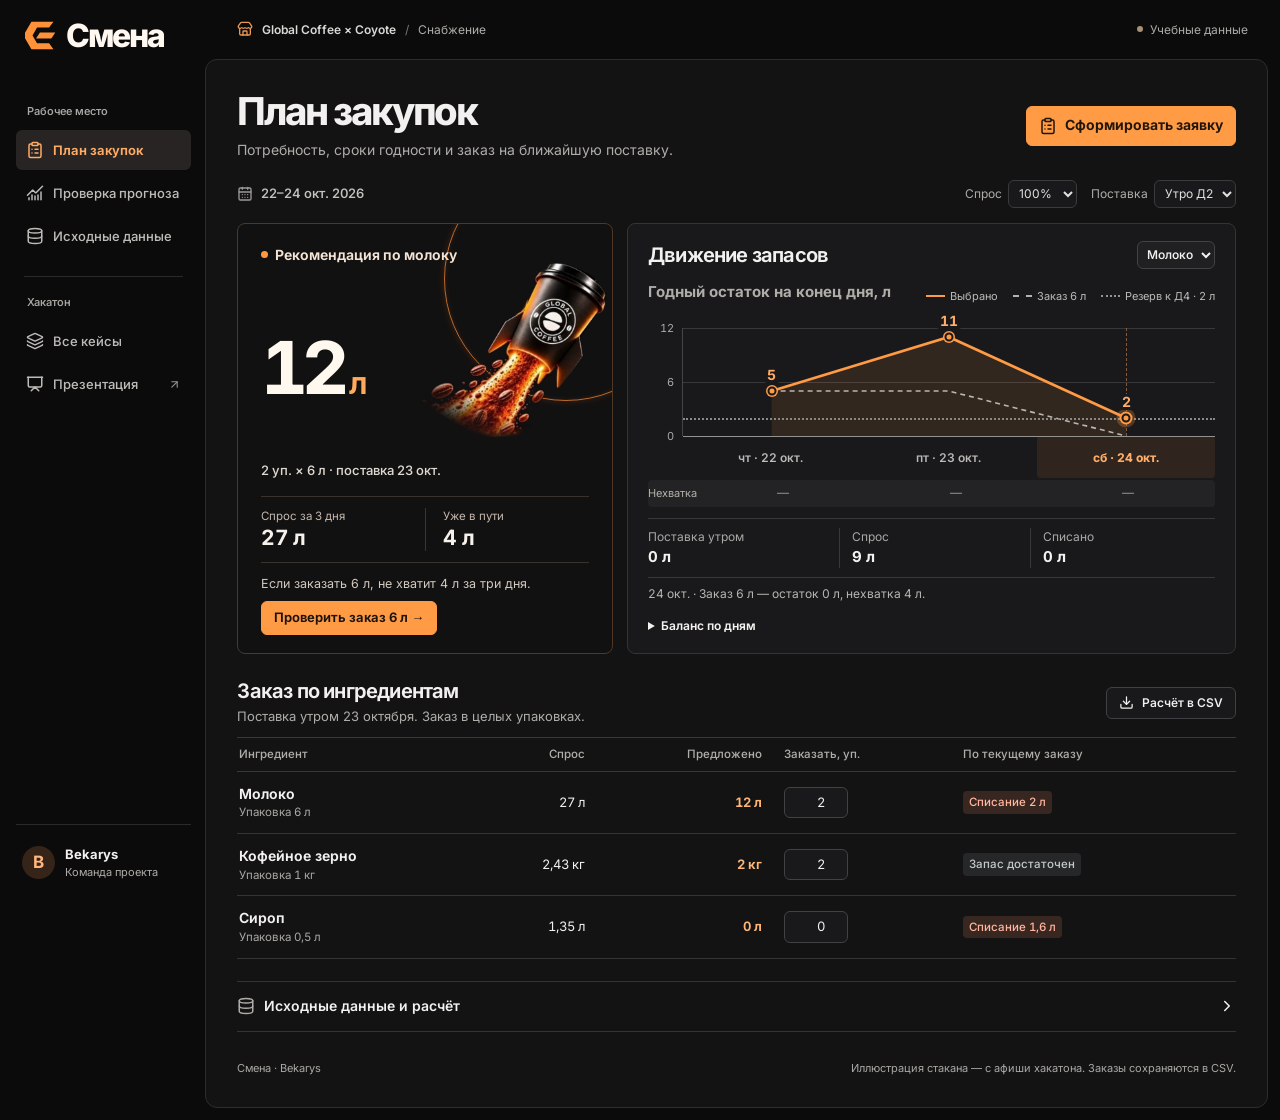
<file: index.html>
<!doctype html>
<html lang="ru">
<head>
<meta charset="utf-8"><meta name="viewport" content="width=device-width,initial-scale=1"><meta name="theme-color" content="#0c0c0e">
<meta name="description" content="Смена. План снабжения кофейни на три дня с учётом партий, срока годности и поставок. Конкурсный продукт команды Bekarys.">
<title>Смена — план закупок | Bekarys</title>
<link rel="stylesheet" href="assets/font.css"><link rel="stylesheet" href="app.css"><link rel="stylesheet" href="stock-editor.css"><link rel="icon" type="image/svg+xml" href="assets/mark.svg">
</head>
<body>
<svg class="symbols" aria-hidden="true" xmlns="http://www.w3.org/2000/svg"><symbol id="i-arrow-up-right" viewBox="0 0 24 24">
<svg
  class="lucide lucide-arrow-up-right"
  xmlns="http://www.w3.org/2000/svg"
  width="24"
  height="24"
  viewBox="0 0 24 24"
  fill="none"
  stroke="currentColor"
  stroke-width="2"
  stroke-linecap="round"
  stroke-linejoin="round"
>
  <path d="M7 7h10v10" />
  <path d="M7 17 17 7" />
</symbol><symbol id="i-calendar-days" viewBox="0 0 24 24">
<svg
  class="lucide lucide-calendar-days"
  xmlns="http://www.w3.org/2000/svg"
  width="24"
  height="24"
  viewBox="0 0 24 24"
  fill="none"
  stroke="currentColor"
  stroke-width="2"
  stroke-linecap="round"
  stroke-linejoin="round"
>
  <path d="M8 2v3" />
  <path d="M16 2v3" />
  <rect x="3" y="3" width="18" height="18" rx="2" />
  <path d="M3 9h18" />
  <path d="M8 13h.01" />
  <path d="M12 13h.01" />
  <path d="M16 13h.01" />
  <path d="M8 17h.01" />
  <path d="M12 17h.01" />
  <path d="M16 17h.01" />
</symbol><symbol id="i-chart-no-axes-combined" viewBox="0 0 24 24">
<svg
  class="lucide lucide-chart-no-axes-combined"
  xmlns="http://www.w3.org/2000/svg"
  width="24"
  height="24"
  viewBox="0 0 24 24"
  fill="none"
  stroke="currentColor"
  stroke-width="2"
  stroke-linecap="round"
  stroke-linejoin="round"
>
  <path d="M12 16v5" />
  <path d="M16 14.639V21" />
  <path d="M20 10.656V21" />
  <path d="m22 3-8.646 8.646a.5.5 0 0 1-.708 0L9.354 8.354a.5.5 0 0 0-.707 0L2 15" />
  <path d="M4 18.463V21" />
  <path d="M8 14.656V21" />
</symbol><symbol id="i-chevron-right" viewBox="0 0 24 24">
<svg
  class="lucide lucide-chevron-right"
  xmlns="http://www.w3.org/2000/svg"
  width="24"
  height="24"
  viewBox="0 0 24 24"
  fill="none"
  stroke="currentColor"
  stroke-width="2"
  stroke-linecap="round"
  stroke-linejoin="round"
>
  <path d="m9 18 6-6-6-6" />
</symbol><symbol id="i-clipboard-list" viewBox="0 0 24 24">
<svg
  class="lucide lucide-clipboard-list"
  xmlns="http://www.w3.org/2000/svg"
  width="24"
  height="24"
  viewBox="0 0 24 24"
  fill="none"
  stroke="currentColor"
  stroke-width="2"
  stroke-linecap="round"
  stroke-linejoin="round"
>
  <rect width="8" height="4" x="8" y="2" rx="1" ry="1" />
  <path d="M16 4h2a2 2 0 0 1 2 2v14a2 2 0 0 1-2 2H6a2 2 0 0 1-2-2V6a2 2 0 0 1 2-2h2" />
  <path d="M12 11h4" />
  <path d="M12 16h4" />
  <path d="M8 11h.01" />
  <path d="M8 16h.01" />
</symbol><symbol id="i-database" viewBox="0 0 24 24">
<svg
  class="lucide lucide-database"
  xmlns="http://www.w3.org/2000/svg"
  width="24"
  height="24"
  viewBox="0 0 24 24"
  fill="none"
  stroke="currentColor"
  stroke-width="2"
  stroke-linecap="round"
  stroke-linejoin="round"
>
  <ellipse cx="12" cy="5" rx="9" ry="3" />
  <path d="M3 5V19A9 3 0 0 0 21 19V5" />
  <path d="M3 12A9 3 0 0 0 21 12" />
</symbol><symbol id="i-download" viewBox="0 0 24 24">
<svg
  class="lucide lucide-download"
  xmlns="http://www.w3.org/2000/svg"
  width="24"
  height="24"
  viewBox="0 0 24 24"
  fill="none"
  stroke="currentColor"
  stroke-width="2"
  stroke-linecap="round"
  stroke-linejoin="round"
>
  <path d="M12 15V3" />
  <path d="M21 15v4a2 2 0 0 1-2 2H5a2 2 0 0 1-2-2v-4" />
  <path d="m7 10 5 5 5-5" />
</symbol><symbol id="i-layers-3" viewBox="0 0 24 24">
<svg
  class="lucide lucide-layers-3"
  xmlns="http://www.w3.org/2000/svg"
  width="24"
  height="24"
  viewBox="0 0 24 24"
  fill="none"
  stroke="currentColor"
  stroke-width="2"
  stroke-linecap="round"
  stroke-linejoin="round"
>
  <path d="M12.83 2.18a2 2 0 0 0-1.66 0L2.6 6.08a1 1 0 0 0 0 1.83l8.58 3.91a2 2 0 0 0 1.66 0l8.58-3.9a1 1 0 0 0 0-1.83z" />
  <path d="M2 12a1 1 0 0 0 .58.91l8.6 3.91a2 2 0 0 0 1.65 0l8.58-3.9A1 1 0 0 0 22 12" />
  <path d="M2 17a1 1 0 0 0 .58.91l8.6 3.91a2 2 0 0 0 1.65 0l8.58-3.9A1 1 0 0 0 22 17" />
</symbol><symbol id="i-menu" viewBox="0 0 24 24">
<svg
  class="lucide lucide-menu"
  xmlns="http://www.w3.org/2000/svg"
  width="24"
  height="24"
  viewBox="0 0 24 24"
  fill="none"
  stroke="currentColor"
  stroke-width="2"
  stroke-linecap="round"
  stroke-linejoin="round"
>
  <path d="M4 5h16" />
  <path d="M4 12h16" />
  <path d="M4 19h16" />
</symbol><symbol id="i-presentation" viewBox="0 0 24 24">
<svg
  class="lucide lucide-presentation"
  xmlns="http://www.w3.org/2000/svg"
  width="24"
  height="24"
  viewBox="0 0 24 24"
  fill="none"
  stroke="currentColor"
  stroke-width="2"
  stroke-linecap="round"
  stroke-linejoin="round"
>
  <path d="M2 3h20" />
  <path d="M21 3v11a2 2 0 0 1-2 2H5a2 2 0 0 1-2-2V3" />
  <path d="m7 21 5-5 5 5" />
</symbol><symbol id="i-settings-2" viewBox="0 0 24 24">
<svg
  class="lucide lucide-settings-2"
  xmlns="http://www.w3.org/2000/svg"
  width="24"
  height="24"
  viewBox="0 0 24 24"
  fill="none"
  stroke="currentColor"
  stroke-width="2"
  stroke-linecap="round"
  stroke-linejoin="round"
>
  <path d="M14 17H5" />
  <path d="M19 7h-9" />
  <circle cx="17" cy="17" r="3" />
  <circle cx="7" cy="7" r="3" />
</symbol><symbol id="i-store" viewBox="0 0 24 24">
<svg
  class="lucide lucide-store"
  xmlns="http://www.w3.org/2000/svg"
  width="24"
  height="24"
  viewBox="0 0 24 24"
  fill="none"
  stroke="currentColor"
  stroke-width="2"
  stroke-linecap="round"
  stroke-linejoin="round"
>
  <path d="M15 21v-5a1 1 0 0 0-1-1h-4a1 1 0 0 0-1 1v5" />
  <path d="M17.774 10.31a1.12 1.12 0 0 0-1.549 0 2.5 2.5 0 0 1-3.451 0 1.12 1.12 0 0 0-1.548 0 2.5 2.5 0 0 1-3.452 0 1.12 1.12 0 0 0-1.549 0 2.5 2.5 0 0 1-3.77-3.248l2.889-4.184A2 2 0 0 1 7 2h10a2 2 0 0 1 1.653.873l2.895 4.192a2.5 2.5 0 0 1-3.774 3.244" />
  <path d="M4 10.95V19a2 2 0 0 0 2 2h12a2 2 0 0 0 2-2v-8.05" />
</symbol></svg>
<a class="skip" href="#main">К содержанию</a>
<div class="app-shell">
<aside class="sidebar" id="sidebar">
<a href="#plan" class="wordmark" aria-label="Смена, план закупок"><img src="assets/mark.svg" alt="" width="33" height="33"><span>Смена</span></a>
<div class="mobile-scope">Закупки кофейни</div>
<button class="menu-trigger" aria-expanded="false" aria-controls="nav-body" id="menu-trigger" aria-label="Открыть меню"><svg class="icon" aria-hidden="true"><use href="#i-menu"></use></svg></button>
<div id="nav-body" class="nav-body">
<nav class="tabs" aria-label="Рабочее место">
<span class="nav-label">Рабочее место</span>
<a data-view="plan" href="#plan"><svg class="icon" aria-hidden="true"><use href="#i-clipboard-list"></use></svg><span>План закупок</span></a>
<a data-view="test" href="#test"><svg class="icon" aria-hidden="true"><use href="#i-chart-no-axes-combined"></use></svg><span>Проверка прогноза</span></a>
<button id="sources-nav" type="button"><svg class="icon" aria-hidden="true"><use href="#i-database"></use></svg><span>Исходные данные</span></button>
<div class="nav-rule"></div>
<span class="nav-label">Хакатон</span>
<a data-view="lab" href="#lab"><svg class="icon" aria-hidden="true"><use href="#i-layers-3"></use></svg><span>Все кейсы</span></a>
<a class="pitch" href="pitch.pdf" target="_blank" rel="noopener"><svg class="icon" aria-hidden="true"><use href="#i-presentation"></use></svg><span>Презентация</span><svg class="icon" aria-hidden="true"><use href="#i-arrow-up-right"></use></svg></a>
</nav>
<div class="side-foot"><span class="avatar" aria-hidden="true">B</span><span><b>Bekarys</b><small>Команда проекта</small></span></div>
</div></aside>
<div class="workspace"><header class="topline"><span class="scope"><svg class="icon" aria-hidden="true"><use href="#i-store"></use></svg> <b>Global Coffee × Coyote</b><i>/</i><span id="crumb">Снабжение</span></span><span class="dataset"><i></i><span id="source-badge">Учебные данные</span></span></header>
<main class="sheet" id="main" tabindex="-1">
<section id="plan-view" class="page">
<div class="heading"><div><h1>План закупок</h1><p>Потребность, сроки годности и заказ на ближайшую поставку.</p></div><button class="primary" id="draft"><svg class="icon" aria-hidden="true"><use href="#i-clipboard-list"></use></svg> Сформировать заявку</button></div>
<div class="controlbar"><div class="period"><svg class="icon" aria-hidden="true"><use href="#i-calendar-days"></use></svg> <span id="date-range"></span></div><div class="filter-pair"><label>Спрос <select id="factor"><option value="0.75">75%</option><option value="1" selected>100%</option><option value="1.25">125%</option><option value="2">200%</option></select></label><label>Поставка <select id="arrival"><option value="2">Утро Д2</option><option value="3">Утро Д3</option></select></label></div></div>
<div class="focus-grid">
<section class="suggestion" aria-label="Рекомендация закупки молока"><div class="suggestion-title"><span class="dot"></span>Рекомендация по молоку</div>
<div class="pack-ledger"><div class="lead-count"><span id="milk-quantity">12</span><span>л</span></div><img class="pack-art" src="assets/rocket.webp" width="225" height="220" alt=""></div>
<div class="pack-caption" id="hero-detail"></div>
<div class="milk-facts"><div><span>Спрос за 3 дня</span><b id="milk-demand"></b></div><div><span>Уже в пути</span><b id="milk-inbound"></b></div></div>
<div class="whatif"><p id="compare-text" aria-live="polite"></p><button id="compare" class="scenario">Проверить заказ 6 л</button></div>
</section>
<section class="flow-panel"><div class="panel-head"><h2>Движение запасов</h2><label class="sku-label"><span class="sr">Ингредиент на графике</span><select id="sku"><option value="0">Молоко</option><option value="1">Зерно</option><option value="2">Сироп</option></select></label></div><div id="days"></div></section>
</div>
<section class="items"><div class="table-title"><div><h2>Заказ по ингредиентам</h2><p id="order-note"></p></div><button class="quiet" id="export"><svg class="icon" aria-hidden="true"><use href="#i-download"></use></svg> Расчёт в CSV</button></div>
<div class="tablewrap"><table class="goods"><caption class="sr">Потребность, рекомендация, ручной заказ и риски по каждому ингредиенту</caption><thead><tr><th>Ингредиент</th><th>Спрос</th><th>Предложено</th><th>Заказать, уп.</th><th>По текущему заказу</th></tr></thead><tbody id="goods-body"></tbody></table></div>
<span id="order-status" role="status"></span><section id="receipt" class="receipt" hidden></section></section>
<details class="data" id="sources"><summary><svg class="icon" aria-hidden="true"><use href="#i-database"></use></svg> <span>Исходные данные и расчёт</span><span class="chev"><svg class="icon" aria-hidden="true"><use href="#i-chevron-right"></use></svg></span></summary>
<div class="data-body"><div class="data-heading"><div><h3>История продаж</h3><p>Продажи одной точки по дням. Дни со стоп-листом исключаются из прогноза. Данные обрабатываются в браузере.</p></div><button id="template"><svg class="icon" aria-hidden="true"><use href="#i-download"></use></svg> Шаблон CSV</button></div>
<div class="input-row"><label>Первый день плана<input id="start-date" type="date" value="2026-10-22" required></label><label>Файл продаж<input id="file" type="file" accept=".csv,text/csv"></label><button id="restore">Вернуть учебные данные</button></div><p id="import-status" role="status"></p>
<details class="method"><summary>Наблюдения, из которых получен прогноз</summary><div id="evidence"></div></details>
<div class="data-heading stock-head"><div><h3>Складские партии и нормы</h3><p>Срок партии указан включительно. Поставки поступают утром. У новой закупки срок до конца пятого дня.</p></div><button id="edit-stock"><svg class="icon" aria-hidden="true"><use href="#i-settings-2"></use></svg> Изменить склад</button></div>
<div id="stock"></div><details class="method"><summary>Правила заказа</summary><p>На каждый день берём медиану продаж за четыре предыдущих доступных одноимённых дня недели. Спрос умножаем на норму ингредиента. В первую очередь расходуем партию с ближайшим сроком годности. Остаток такой партии списывается вечером последнего годного дня.</p><p>Подбираем минимальное число целых упаковок, которое закроет спрос с утра поставки и обеспечит заданный резерв на четвёртый день. Нехватка до приезда поставщика показывается отдельно.</p></details>
</div></details></section>
<section id="test-view" class="page" hidden><div class="heading"><div><h1>Проверка прогноза</h1><p>Два метода на одних и тех же контрольных днях.</p></div></div><div id="backtest"></div></section>
<section id="lab-view" class="page" hidden><div class="heading"><div><h1>Кейсы хакатона</h1><p>Шесть прототипов для Global Coffee × Coyote. План закупок — основной продукт команды.</p></div></div><div id="lab-list"></div></section>
<footer><span>Смена · Bekarys</span><span>Иллюстрация стакана — с афиши хакатона. Заказы сохраняются в CSV.</span></footer>
</main></div></div>
<dialog id="stock-dialog" aria-labelledby="stock-dialog-title"><form id="stock-form"><div class="dialog-head"><div><h2 id="stock-dialog-title">Складские партии</h2><p>Остатки на утро первого дня и условия поставки.</p></div><button class="icon-button" id="close-stock" type="button" aria-label="Закрыть">@x</button></div><div id="stock-fields"></div><div class="dialog-actions"><button type="button" id="cancel-stock">Отмена</button><button class="primary" type="submit">Применить к плану</button></div></form></dialog>
<script src="forecast-validation.js"></script><script src="flow.js"></script><script src="stock-editor.js"></script><script src="app.js"></script></body></html>
</file>
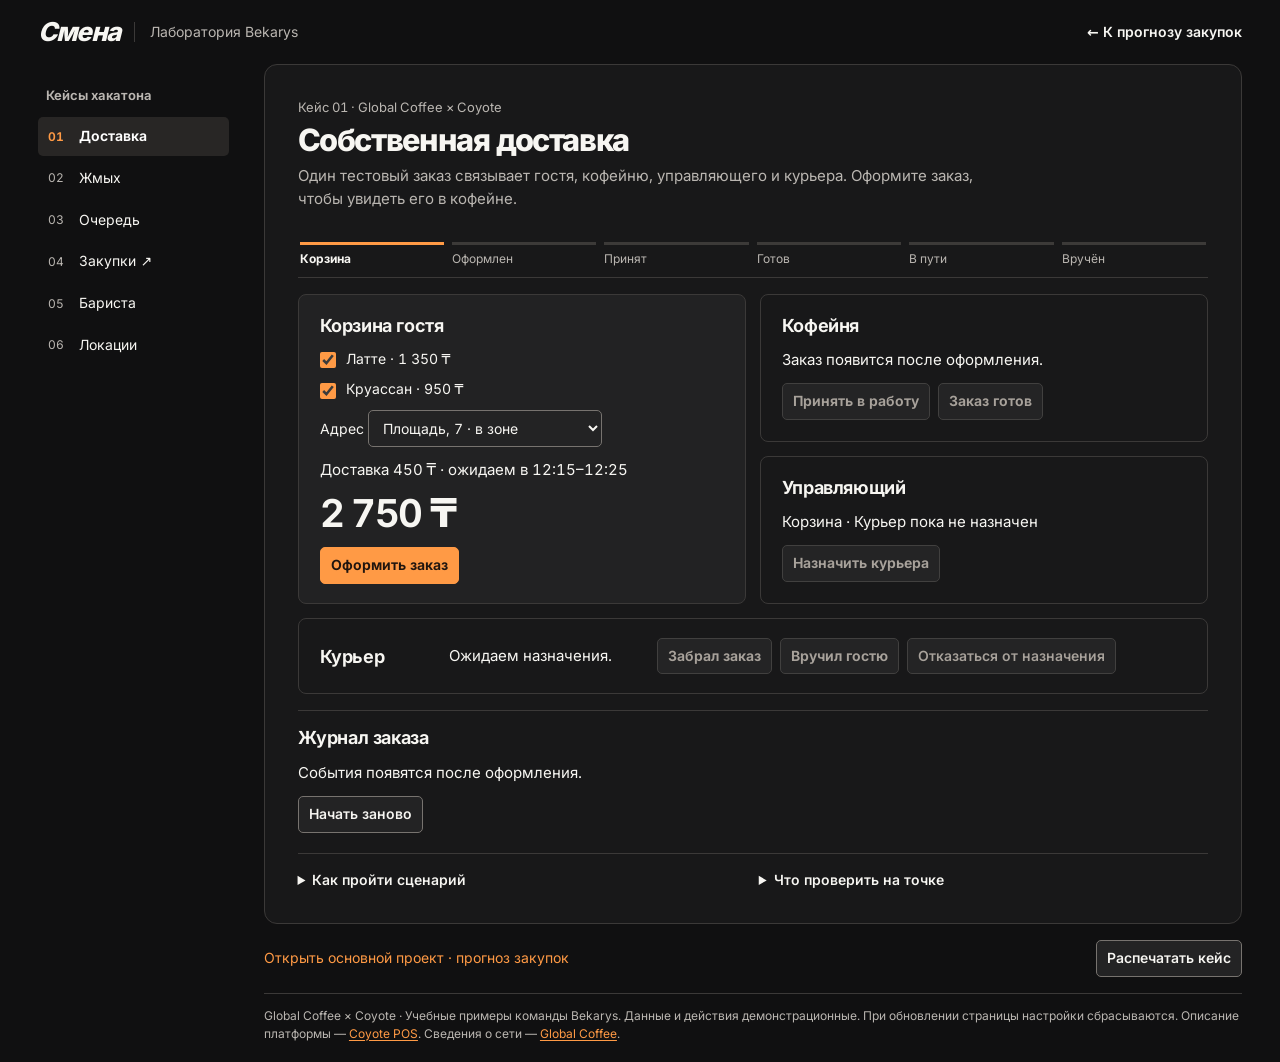
<file: lab.html>
<!doctype html>
<html lang="ru"><head><meta charset="utf-8"><meta name="viewport" content="width=device-width,initial-scale=1"><meta name="theme-color" content="#101011"><title>Лаборатория кейсов · Bekarys</title><link rel="stylesheet" href="assets/font.css"><style>
:root{color-scheme:light;--ink:#1d2428;--muted:#526068;--paper:#f6f7f5;--panel:#fff;--line:#dce1e1;--soft:#f0f2f2;--accent:#244be4;--pale:#eef2ff;--risk:#943c15;--warn:#fff1e7;--font:Inter,"Segoe UI",system-ui,sans-serif}
*{box-sizing:border-box}
[hidden]{display:none!important}
body{margin:0;background:var(--paper);color:var(--ink);font:15px/1.48 var(--font);font-variant-numeric:tabular-nums}
a{color:var(--accent);text-underline-offset:.2em}a:hover{text-decoration:underline}
button,input,select{font:inherit}button,a,summary,input,select{-webkit-tap-highlight-color:transparent}
:focus-visible{outline:3px solid var(--accent);outline-offset:3px}
.mast{min-height:64px;max-width:1550px;margin:auto;padding:0 clamp(16px,3vw,44px);display:flex;align-items:center;justify-content:space-between;gap:20px}
.mast .identity{display:flex;align-items:center;gap:15px}.mast .mark{font-size:26px;font-weight:760;letter-spacing:-.06em}.mast .identity span{font-size:14px;color:var(--muted);padding-left:15px;border-left:1px solid #c8cccc}.mast>a{color:var(--ink);font-size:14px;text-decoration:none;font-weight:600}.mast>a:hover{color:var(--accent)}
main{max-width:1550px;display:grid;grid-template-columns:191px minmax(0,1fr);gap:0 clamp(20px,2.7vw,42px);margin:auto;padding:0 clamp(14px,3vw,44px) 20px;align-items:start}
nav{position:sticky;top:14px;grid-column:1;grid-row:1/5;display:grid;gap:3px;align-content:start;padding-top:22px}
nav .nav-heading{margin:0 0 9px 8px;color:var(--muted);font-size:13px;font-weight:650}
nav a{display:flex;align-items:center;gap:10px;padding:9px 10px;color:var(--ink);text-decoration:none;border-radius:5px;font-size:14px}
nav a .code{font-size:12px;min-width:21px;color:var(--muted)}nav a:hover{background:#e9edec;text-decoration:none}
nav [aria-current=page]{background:#e5e9eb;font-weight:650}nav [aria-current=page] .code{color:var(--accent)}
article, .tools,footer{grid-column:2;min-width:0}
article{background:var(--panel);border:1px solid var(--line);border-radius:13px;padding:clamp(18px,2.55vw,38px);outline:none}
header{margin:0 0 25px}header .eyebrow{margin:0 0 6px;color:var(--muted);font-size:13px}
h1,h3,p{margin:0}.intro{color:var(--muted);max-width:77ch;font-size:15px;margin:9px 0 0}h1{font-size:clamp(26px,2.4vw,32px);line-height:1.09;font-weight:670;letter-spacing:-.045em}
.gcapp{max-width:100%;overflow-wrap:anywhere}
.gcapp .grid{display:grid;grid-template-columns:repeat(2,minmax(0,1fr));gap:14px}
.panel{min-width:0;padding:19px 21px;border:1px solid var(--line);border-radius:8px;background:#fff}
.panel>*+*{margin-top:12px}.gcapp>*+*{margin-top:16px}
h3{font-weight:650;font-size:18px;line-height:1.28;letter-spacing:-.022em}
.row{display:flex;gap:8px;flex-wrap:wrap;align-items:center}
label{display:block;color:var(--ink);font-size:14px}.panel label+label{margin-top:10px}
button,.mast>a{cursor:pointer}button,select,input:not([type=range]):not([type=checkbox]){border:1px solid #bdc5c9;border-radius:5px;padding:8px 10px;background:#fff;color:var(--ink);max-width:100%}
button{font-size:14px;line-height:1.35;font-weight:580;min-height:36px}
button:hover:not(:disabled){border-color:#7e8d99;background:var(--soft)}
button.primary,button[data-csv]{background:var(--accent);color:#fff;border-color:var(--accent)}
button.primary:hover:not(:disabled),button[data-csv]:hover:not(:disabled){background:#1c3bc3;border-color:#1c3bc3}
button:disabled,.primary:disabled,button[data-csv]:disabled{background:#f0f2f2;color:#647079;border-color:var(--line);cursor:not-allowed}
select{min-height:37px}input[type=number]{width:8rem}input[type=search]{width:100%}input:invalid{border-color:var(--risk)!important}
input[type=checkbox],input[type=range]{accent-color:var(--accent)}input[type=range]{width:100%;display:block;margin:7px 0 0}
summary{cursor:pointer;font-weight:580;color:var(--ink)}details>p{margin:9px 0 0}details>summary:hover{color:var(--accent)}
.gcapp a{font-weight:550}
.metric{font-size:clamp(25px,3vw,40px);font-weight:670;letter-spacing:-.04em;line-height:1.08}
.tag{font-size:12px;color:var(--muted);font-weight:620}
.tools{display:flex;align-items:center;justify-content:space-between;gap:15px;margin:16px 0;color:var(--muted);font-size:14px}.tools a{text-decoration:none}
footer{font-size:12px;color:var(--muted);padding-top:13px;border-top:1px solid var(--line)}
.case-notes{display:grid;grid-template-columns:1fr 1fr;gap:12px;border-top:1px solid var(--line);padding-top:16px;margin:20px 0 0}
.case-notes details{font-size:13px;color:var(--muted)}.case-notes summary{font-size:14px}
.flowline{display:flex;list-style:none;margin:0 0 14px;padding:0;border-bottom:1px solid var(--line);gap:4px}
.flowline li{flex:1;color:var(--muted);font-size:12px;line-height:1.24;padding:7px 2px 10px}
.flowline li:before{content:"";display:block;width:100%;height:3px;background:#e4e8e8;margin:0 0 7px}
.flowline .done:before{background:#98a8da}.flowline .now:before{background:var(--accent)}.flowline .now{color:var(--ink);font-weight:700}
#gc-0 .grid{grid-template-columns:repeat(2,minmax(0,1fr))}
#gc-0 .grid .panel:first-child{grid-row:span 2;background:var(--soft)}
#gc-0 .grid .panel:nth-child(4){grid-column:1/-1;display:grid;grid-template-columns:minmax(110px,.6fr) minmax(130px,1fr) minmax(220px,2.7fr);align-items:center;gap:12px}
#gc-0 .grid .panel:nth-child(4)>*{margin:0}
#gc-0 input[type=checkbox]{width:16px;height:16px;vertical-align:middle;margin:0 6px 0 0}
#gc-0 .grid section:first-child label[for],#gc-0 select{max-width:100%}
#gc-0>.panel{border:0;border-top:1px solid var(--line);border-radius:0;padding:15px 0 0}
#gc-0 .events{list-style:none;display:grid;gap:0;padding:0;margin:7px 0}
#gc-0 .events li{border-bottom:1px solid var(--line);padding:5px 0;display:flex;gap:13px}
#gc-0 .events time{color:var(--muted)}
#gc-1 .grid{grid-template-columns:minmax(0,1fr) minmax(0,1.14fr)}
#gc-1 [data-volume],#gc-1 [data-demand]{height:21px}
#gc-1 label{display:grid;grid-template-columns:1fr auto;align-items:baseline;margin:14px 0}
#gc-1 label input{grid-column:1/-1}#gc-1 output{font-weight:700;font-size:21px;color:var(--accent)}
#gc-1 .result-head{font-size:13px;font-weight:600;color:var(--muted)}
#gc-1 [data-net]{margin-top:3px}
#gc-1 [data-net].loss{color:var(--risk)}
#gc-1 .statline{display:flex;gap:20px;flex-wrap:wrap;margin:14px 0}
#gc-1 .statline div{flex:1;min-width:98px;border-top:1px solid var(--line);padding-top:10px}
#gc-1 .statline strong{font-size:21px;display:block}.statline small{font-size:13px;color:var(--muted)}
#gc-1 .pack{display:grid;grid-template-columns: minmax(145px,.7fr) 2fr;align-items:start;gap:18px;background:var(--soft);border:0}
#gc-1 .pack>div{margin:0}.pack .metric{font-size:32px;margin:8px 0}.pack .label-copy{padding-left:20px;border-left:1px solid #c6cdd0}.pack p+p{margin-top:6px}
#gc-2 .grid>.panel:first-child{background:var(--soft)}
#gc-2 .workchart{list-style:none;display:grid;gap:8px;padding:0;margin:13px 0 0}
.workchart li{display:grid;grid-template-columns: minmax(85px,120px) 1fr minmax(92px,110px);align-items:center;gap:12px;font-size:13px}
.workchart .timecell{color:var(--muted);text-align:right}.workchart .track{height:14px;position:relative;background:#edf0f0;border-radius:2px}
.workchart .bar{height:100%;position:absolute;background:#a5afb5;border-radius:2px}.workchart .mine{background:var(--accent)}
#gc-2 form{display:flex;gap:10px;flex-wrap:wrap;align-items:end}#gc-2 form input{margin-left:5px}
#gc-4 .grid{grid-template-columns:minmax(0,1.45fr) minmax(230px,.8fr)}
#gc-4 form{display:flex;gap:8px;align-items:flex-end}#gc-4 input{margin-top:5px}#gc-4 form label{flex:1}
#gc-4 [data-answer]{padding:15px 0 0;border:0;border-radius:0;border-top:1px solid var(--line)}
#gc-4 [data-answer] h3{font-size:20px}
#gc-4 [data-answer] h3.notice{color:var(--risk)}
#gc-4 [data-cat] details{padding:10px 0;border-top:1px solid var(--line)}
#gc-4 .suggestions{margin:12px 0 0}#gc-4 [data-ex]{margin-top:8px}
#gc-4 [data-ex] button{font-size:13px;text-align:left;font-weight:500}
#gc-5{display:flex;flex-direction:column;gap:15px}#gc-5>*+*{margin:0}
#gc-5>.panel:first-child{border:0;padding:0;display:flex;align-items:center;justify-content:space-between;gap:12px}
#gc-5>.panel:first-child label{margin:0}
#gc-5 .grid{grid-template-columns:repeat(3,minmax(0,1fr));order:3;align-items:start}
#gc-5 .grid .panel{padding:16px}#gc-5 .grid label{display:grid;grid-template-columns:1fr;gap:3px}
#gc-5 .grid label input{width:100%}
#gc-5 [data-spot] .metric{font-size:clamp(22px,2vw,31px);line-height:1.2}#gc-5 [data-spot] .bad{color:var(--risk)}
#gc-5 .grid h3{font-size:17px}#gc-5 .grid p{font-size:14px}
#gc-5 .comparison{order:2}
#gc-5 table{border-collapse:collapse;width:100%;font-size:14px}#gc-5 th,#gc-5 td{text-align:right;padding:10px 8px;border-bottom:1px solid var(--line);vertical-align:top}
#gc-5 th:first-child{text-align:left}#gc-5 thead th{font-weight:550;font-size:12px;color:var(--muted)}#gc-5 td span{display:block;font-size:12px;color:var(--muted)}#gc-5 td.risk{color:var(--risk)}#gc-5 td strong{white-space:nowrap}
@media(min-width:1410px){article{padding:32px 42px}.mast{min-height:70px}}
@media(max-width:1050px){main{grid-template-columns:150px minmax(0,1fr);gap:0 16px}.panel{padding:16px}#gc-5 .grid{grid-template-columns:repeat(2,minmax(0,1fr))}}
@media(max-width:800px){.mast{min-height:57px}main{display:block}nav{position:static;display:flex;gap:4px;flex-wrap:wrap;padding:0 0 13px}.nav-heading{display:none}nav a{font-size:13px;gap:4px;padding:6px 8px}.mast .identity span{font-size:13px}.gcapp .grid,#gc-2 .grid{gap:10px}}
@media(max-width:620px){body{font-size:14px}.mast{gap:10px;align-items:center}.mast .mark{font-size:23px}.mast .identity{gap:9px}.mast .identity span{padding-left:9px;font-size:12px}.mast>a{font-size:12px}.tools{flex-wrap:wrap}.mast,main{padding-left:16px;padding-right:16px}
article{padding:17px 13px;border-radius:8px}header{margin-bottom:16px}header .eyebrow{font-size:12px}.intro{font-size:14px}h1{font-size:24px}
nav{display:grid;grid-template-columns:repeat(3,1fr);gap:2px;padding-bottom:9px}nav a{padding:6px 7px;white-space:nowrap}nav a .code{min-width:17px}
.gcapp .grid,#gc-0 .grid,#gc-1 .grid,#gc-4 .grid,#gc-5 .grid{grid-template-columns:1fr}.panel{padding:14px}
#gc-0 .grid .panel:first-child{grid-row:auto}#gc-0 .grid .panel:nth-child(4){display:block}#gc-0 .grid .panel:nth-child(4)>*+*{margin-top:9px}
.flowline{display:grid;grid-template-columns:repeat(3,minmax(0,1fr));gap:0 6px}.flowline li{font-size:12px;overflow-wrap:normal;padding:3px 0 6px}.flowline li:before{margin-bottom:3px}
#gc-1 .pack{grid-template-columns:1fr}.pack .label-copy{border:0;border-top:1px solid #c6cdd0;padding:12px 0 0}
#gc-5>.panel:first-child{display:block}#gc-5>.panel:first-child label{margin-top:7px}
#gc-5 th,#gc-5 td{padding:7px 3px;font-size:12px}#gc-5 table{table-layout:fixed}#gc-5 thead th{font-size:10px}#gc-5 td strong{white-space:normal}#gc-5 td span{font-size:11px}
#gc-4 form{display:block}#gc-4 form button{margin-top:7px}
.workchart li{grid-template-columns:64px 1fr 76px;gap:7px;font-size:12px}
.case-notes{display:block}.case-notes details+details{margin-top:10px}}
@media print{
@page{size:A4 portrait;margin:10mm}
body,main{background:white;color:black;margin:0;padding:0;width:100%;max-width:none;display:block}
.mast{display:block;padding:0 0 3mm;min-height:0;border-bottom:1px solid #999}.mast .mark{font-size:14pt}
.mast a,nav,.tools,footer,button,[data-ex],.suggestions,.flowline{display:none!important}
article{border:0;border-radius:0;padding:3mm 0}article[hidden]{display:none!important}header{margin:2mm 0 3mm}h1{font-size:20pt}
.gcapp,.intro,article p,article label,summary,.case-notes{font-size:9pt!important}
.panel{padding:7px 10px;break-inside:avoid}.panel>*+*,.gcapp>*+*{margin-top:5px}
.gcapp .grid,#gc-0 .grid,#gc-1 .grid,#gc-2 .grid,#gc-4 .grid{display:grid;grid-template-columns:repeat(2,minmax(0,1fr));gap:3mm}
#gc-1 .pack{display:grid;grid-template-columns:1fr 2fr}.gcapp .metric{font-size:18pt!important}
#gc-5 .grid{grid-template-columns:repeat(3,minmax(0,1fr))}.case-notes{display:block;border-top:1px solid #ccc;padding:4px 0;margin:6px 0}.case-notes details:first-child{display:none}
#gc-5 .comparison td,#gc-5 .comparison th{padding:4px}
}
.small-label{display:none}@media(max-width:620px){#gc-5 .wide-label{display:none}#gc-5 .small-label{display:inline}#gc-5 p.flow-key{display:block;font-size:12px;color:var(--muted)}#gc-5 thead th{font-size:12px}}@media print{.small-label{display:none!important}}

@media screen{
  :root{
    color-scheme:dark;
    --ink:#f7f6f2;--muted:#bab6b1;--paper:#101011;--panel:#181819;--soft:#222223;
    --line:#3b3938;--accent:#ff9a45;--pale:#37271c;--risk:#ffab8a;--warn:#352421
  }
  .mast .mark{font-weight:800;font-style:italic;letter-spacing:-.062em;color:var(--ink)}
  .mast .identity span,.pack .label-copy{border-color:var(--line)}
  h1{font-weight:800;letter-spacing:-.045em}h3{font-weight:670}
  nav a:hover{background:#222223}nav [aria-current=page]{background:#282625;color:#fff}
  nav [aria-current=page] .code{color:var(--accent)}
  .panel{background:var(--panel)}
  select,button,input:not([type=range]):not([type=checkbox]){background:#232324;color:var(--ink);border-color:#77736f}
  input::placeholder{color:#b9b4ad}
  button:hover:not(:disabled){background:#302f2e;border-color:#a39a91}
  button.primary,button[data-csv]{background:var(--accent);border-color:var(--accent);color:#20150f;font-weight:660}
  button.primary:hover:not(:disabled),button[data-csv]:hover:not(:disabled){background:#ffae69;border-color:#ffae69;color:#20150f}
  button:disabled,button.primary:disabled,button[data-csv]:disabled{background:#242425;color:#a8a29b;border-color:#41403f}
  .flowline li:before{background:#3c3a38}.flowline .done:before{background:#a26b46}.flowline .now:before{background:var(--accent)}
  .workchart .track{background:#363435}.workchart .bar{background:#90908c}.workchart .mine{background:var(--accent)}
  .gcapp input:invalid{border-color:var(--risk)}
  #gc-0 .panel[aria-live],#gc-0 .panel:first-child p[aria-live]{color:#f2c69c}
  #gc-1 .pack{background:#23201f;border-left:3px solid var(--accent)}
  #gc-1 .result-head{color:#c6c0bb}
  #gc-5 td.risk span{color:var(--risk)}
  article:focus-visible{outline:0}
  ::selection{background:#ff9a45;color:#20150f}
}
@media print{
  :root{color-scheme:light;--ink:#161819;--muted:#414545;--paper:#fff;--panel:#fff;--soft:#f3f3f1;--accent:#262927;--risk:#87391d;--line:#b6b7b5}
  article,.panel{background:white!important}.mast,article,input,select{color:#161819}
}
@media screen and (max-width:620px){.mast{gap:5px}.mast .identity{gap:6px}.mast .identity span{font-size:11px;padding-left:6px}.mast>a{white-space:nowrap}}@media screen and (max-width:375px){.mast .identity span{width:76px;font-size:11px}.mast>a{font-size:11px}}
</style></head><body><div class="mast"><div class="identity"><strong class="mark">Смена</strong><span>Лаборатория Bekarys</span></div><a data-home href="./">← К прогнозу закупок</a></div><main><nav aria-label="Кейсы лаборатории"><p class="nav-heading">Кейсы хакатона</p><a href="#1" data-case="1"><span class="code">01</span>Доставка</a><a href="#2" data-case="2"><span class="code">02</span>Жмых</a><a href="#3" data-case="3"><span class="code">03</span>Очередь</a><a href="./" data-home><span class="code">04</span>Закупки ↗</a><a href="#5" data-case="5"><span class="code">05</span>Бариста</a><a href="#6" data-case="6"><span class="code">06</span>Локации</a></nav>
<article id="case-1" data-example="1" tabindex="-1"><header><p class="eyebrow">Кейс 01 · Global Coffee × Coyote</p><h1>Собственная доставка</h1><p class="intro">Один тестовый заказ связывает гостя, кофейню, управляющего и курьера. Оформите заказ, чтобы увидеть его в кофейне.</p></header><div class="gcapp" id="gc-0" lang="ru"></div><div class="case-notes"><details><summary>Как пройти сценарий</summary><p>Оформите корзину, примите заказ, назначьте курьера, отметьте готовность и проведите вручение. Затем проверьте отказ курьера и повторное назначение.</p></details><details><summary>Что проверить на точке</summary><p>Сопоставить журнал статусов с фактическим временем выдачи. Измерить долю вручений в обещанное окно и время ожидания готового пакета. Согласовать с Coyote события, зоны, права отмены и повторную доставку событий.</p></details></div></article>
<article id="case-2" data-example="2" tabindex="-1" hidden><header><p class="eyebrow">Кейс 02 · Global Coffee × Coyote</p><h1>Компост из кофейного жмыха</h1><p class="intro">Смоделируйте объём партии и продажи через садовый магазин. Массы, выход и цены учебные.</p></header><div class="gcapp" id="gc-1" lang="ru"></div><div class="case-notes"><details><summary>Как пройти сценарий</summary><p>Сравните продажи 90 и 60 пакетов. Затем измените объём жмыха с одной точки и проверьте число полных упаковок.</p></details><details><summary>Что проверить на точке</summary><p>Пять дней замерять влажную массу и отбраковку на трёх точках. Подтвердить стоимость маршрута, срок хранения и условия выпуска с партнёром, спрос и цену — у покупателей. Пробную партию выпускать после подтверждения зрелости.</p></details></div></article>
<article id="case-3" data-example="3" tabindex="-1" hidden><header><p class="eyebrow">Кейс 03 · Global Coffee × Coyote</p><h1>Время готовности напитка</h1><p class="intro">Рассчитайте время приготовления до оплаты и сравните обещание гостю с фактической выдачей.</p></header><div class="gcapp" id="gc-2" lang="ru"></div><div class="case-notes"><details><summary>Как пройти сценарий</summary><p>Сравните одну и две станции на один и тот же момент. Оформите напиток и введите фактическое время выдачи. Сравните его с обещанием, сохранённым при заказе.</p></details><details><summary>Что проверить на точке</summary><p>Записывать время оплаты, начала приготовления и выдачи. Сравнить медианную ошибку и 90-й процентиль ошибки с медианой ожидания для того же часа. Проверить доступность оборудования второй станции в пик.</p></details></div></article>
<article id="case-5" data-example="5" tabindex="-1" hidden><header><p class="eyebrow">Кейс 05 · Global Coffee × Coyote</p><h1>Помощник бариста</h1><p class="intro">Найдите рабочую инструкцию и откройте её источник. Каталог содержит четыре учебные карточки.</p></header><div class="gcapp" id="gc-4" lang="ru"></div><div class="case-notes"><details><summary>Как пройти сценарий</summary><p>Задайте вопрос о закрытии смены и откройте источник. Попробуйте вопрос о рафе и запрос с кодом ошибки E17.</p></details><details><summary>Что проверить на точке</summary><p>Старший смены размечает 20–30 реальных вопросов и проверяет допустимые ответы, версии источников и корректную передачу неизвестного вопроса. Отдельно измерять время поиска и ошибочные ответы. Согласовать базу с Академией бариста и Coyote Intelligence.</p></details></div></article>
<article id="case-6" data-example="6" tabindex="-1" hidden><header><p class="eyebrow">Кейс 06 · Global Coffee × Coyote</p><h1>Экономика новой локации</h1><p class="intro">Сравните три учебных адреса по выручке, операционному остатку и сроку окупаемости.</p></header><div class="gcapp" id="gc-5" lang="ru"></div><div class="case-notes"><details><summary>Как пройти сценарий</summary><p>Сравните базовый и осторожный сценарии, затем измените поток, чек или аренду одного адреса. В таблице видны все девять сочетаний.</p></details><details><summary>Что проверить на точке</summary><p>Считать поток у конкретного входа в будни и выходные. Проверить доступ, соседей, аренду, мощность и воду. Подтвердить конверсию, фонд оплаты труда и инвестиции. Отдельно учесть разгон продаж, налоги и финансирование.</p></details></div></article><div class="tools"><a data-home href="./">Открыть основной проект · прогноз закупок</a><button type="button" class="print-case" id="print-case">Распечатать кейс</button></div><footer>Global Coffee × Coyote · Учебные примеры команды Bekarys. Данные и действия демонстрационные. При обновлении страницы настройки сбрасываются. Описание платформы — <a href="https://coyote-pos.kz/">Coyote POS</a>. Сведения о сети — <a href="https://globalcoffee.info/">Global Coffee</a>.</footer></main>
<script>
function saveCSV(n,rows){
 const fmt=v=>typeof v==='number'?String(Number(v.toFixed(4))).replace('.',','):String(v??'');
 const data='\uFEFF'+rows.map(r=>r.map(v=>'"'+fmt(v).replaceAll('"','""')+'"').join(';')).join('\r\n');
 const a=document.createElement('a'),u=URL.createObjectURL(new Blob([data],{type:'text/csv;charset=utf-8'}));a.href=u;a.download='global-coffee-'+n+'.csv';a.click();setTimeout(()=>URL.revokeObjectURL(u),1500)
}
function delivery(root){
 let state; const initial=()=>({basket:[1,1],zone:0,placed:false,accepted:false,ready:false,courier:0,assigned:0,picked:false,handed:false,minute:-1,events:[]});
 state=initial();
 const products=[['Латте',1350],['Круассан',950]], stamps={place:0,accept:1,assign:3,ready:6,decline:4,pick:8,finish:19};
 const clock=n=>[Math.floor((720+n)/60)%24,(720+n)%60].map(x=>String(x).padStart(2,'0')).join(':');
 const money=n=>n.toLocaleString('ru-RU')+' ₸';
 function paint(){
  const s=state, sum=products.reduce((n,p,i)=>n+p[1]*s.basket[i],0);
  const allowed={place:!s.placed&&!s.zone&&sum>0,accept:s.placed&&!s.accepted,assign:s.accepted&&!s.courier&&!s.picked,ready:s.accepted&&!s.ready,pick:s.ready&&s.courier&&!s.picked,decline:s.courier&&!s.picked,finish:s.picked&&!s.handed,reset:true};
  const labels={place:'Оформить заказ',accept:'Принять в работу',assign:'Назначить курьера',ready:'Заказ готов',pick:'Забрал заказ',decline:'Отказаться от назначения',finish:'Вручил гостю',reset:'Начать заново'};
  const b=(key,secondary=false)=>`<button type="button" data-a="${key}" class="${secondary?'':'primary'}" ${allowed[key]?'':'disabled'}>${labels[key]}</button>`;
  const status=s.handed?'Вручён':s.picked?'В пути':s.ready?'Готов к выдаче':s.accepted?'Готовится':s.placed?'Передан в кофейню':'Корзина';
  const steps=['Корзина','Оформлен','Принят','Готов','В пути','Вручён'];
  const step=s.handed?5:s.picked?4:s.ready?3:s.accepted?2:s.placed?1:0;
  const progress=steps.map((name,i)=>`<li class="${i===step?'now':i<step?'done':''}" ${i===step?'aria-current="step"':''}>${name}</li>`).join('');
  root.innerHTML=`<ol class="flowline" aria-label="Этап заказа">${progress}</ol><div class="grid"><section class="panel"><h3>Корзина гостя</h3>${products.map(([name,price],i)=>`<label><input data-item="${i}" type="checkbox" ${s.basket[i]?'checked':''} ${s.placed?'disabled':''}> ${name} · ${money(price)}</label>`).join('')}<label>Адрес <select data-zone ${s.placed?'disabled':''}><option value="0">Площадь, 7 · в зоне</option><option value="1" ${s.zone?'selected':''}>Дальний квартал · вне зоны</option></select></label><p>${s.zone?'Адрес вне зоны доставки.':!sum?'Выберите позицию.':'Доставка 450 ₸ · ожидаем в 12:15–12:25'}</p><p class="metric">${s.zone?'Заказ недоступен':money(sum?sum+450:0)}</p>${s.placed?'<p aria-live="polite">Заказ GC-1042 · '+status+'</p>':''}${b('place')}</section><section class="panel"><h3>Кофейня</h3><p>${s.placed?'GC-1042 · '+products.filter((p,i)=>s.basket[i]).map(p=>p[0]).join(', '):'Заказ появится после оформления.'}</p><div class="row">${b('accept')}${b('ready')}</div></section><section class="panel"><h3>Управляющий</h3><p aria-live="polite">${status} · ${s.courier?'Курьер №'+s.courier:'Курьер пока не назначен'}</p>${b('assign')}</section><section class="panel"><h3>Курьер</h3><p>${s.courier?'GC-1042 · Площадь, 7':'Ожидаем назначения.'}</p><div class="row">${b('pick')}${b('finish')}${b('decline',true)}</div></section></div><section class="panel"><h3>Журнал заказа</h3>${s.events.length?'<ol class="events">'+s.events.map(e=>`<li><time>${clock(e[0])}</time>${e[1]}</li>`).join('')+'</ol>':'<p>События появятся после оформления.</p>'}${b('reset',true)}</section>`;
  root.querySelectorAll('[data-item]').forEach(el=>el.onchange=()=>{if(!s.placed)s.basket[Number(el.dataset.item)]=+el.checked;paint()});
  root.querySelector('[data-zone]').onchange=e=>{if(!s.placed)s.zone=+e.target.value;paint()};
  root.querySelectorAll('[data-a]').forEach(el=>el.onclick=()=>{
   const key=el.dataset.a;if(!allowed[key])return;
   if(key==='reset'){state=initial();paint();return}
   let msg=''; if(key==='place'){s.placed=true;msg='Гость оформил заказ'} if(key==='accept'){s.accepted=true;msg='Кофейня приняла заказ'} if(key==='ready'){s.ready=true;msg='Заказ готов'} if(key==='assign'){s.courier=++s.assigned;msg='Назначен курьер №'+s.courier} if(key==='decline'){s.courier=0;msg='Курьер отказался, нужно новое назначение'} if(key==='pick'){s.picked=true;msg='Курьер забрал пакет'} if(key==='finish'){s.handed=true;msg='Заказ вручён'}
   s.minute=Math.max(s.minute+1,stamps[key]);s.events.push([s.minute,msg]);paint();
  });
 }
 paint()
}
function grounds(root) {
 let exportRows=[];
 const f=n=>n.toLocaleString('ru-RU',{maximumFractionDigits:2});
 root.innerHTML=`<div class="grid"><section class="panel"><h3>Параметры партии G-01</h3><label>С одной точки в день, кг <output data-q></output><input type="range" data-volume min="1" max="5" step=".5" value="2"></label><label>Спрос, пакетов <output data-n></output><input type="range" data-demand min="0" max="225" value="90"></label><details><summary>Сбор и обработка</summary><p>Три точки отдельно взвешивают и маркируют жмых пять дней. Водитель ежедневно отвозит его партнёру. Партнёр фиксирует приёмку, смешивает сырьё, компостирует, выдерживает и проверяет зрелость.</p></details><details><summary>Допущения и расходы</summary><p>Приёмка 90%. Жмых составляет 30% влажной смеси, выход продукта — 50%. Сбор и тара стоят 3 000 ₸, маршрут — 4 000 ₸, обработка и сырьё — 12 000 ₸ на 90 кг смеси. Упаковка стоит 40 ₸ за пакет. Продажная цена — 350 ₸.</p></details></section><section class="panel" aria-live="polite"><p class="result-head">Результат после прямых расходов</p><p class="metric" data-net></p><div class="statline"><div><strong data-sold></strong><small>Продано пакетов</small></div><div><strong data-threshold></strong><small>Порог окупаемости, пак.</small></div></div><p data-cash></p><details><summary>Баланс сырья и результат</summary><p data-balance></p><p data-thresh></p></details><button data-csv>Скачать расчёт CSV</button></section></div><section class="panel pack"><div><div class="tag">Опытная партия G-01</div><h3>Компост с кофейным жмыхом</h3><p class="metric">500 г</p></div><div class="label-copy"><p><strong>Макет этикетки</strong> · точки A, B и C</p><p>Даты сбора и приёмки берутся из журнала. Производитель и дата допуска — после проверки зрелости партнёром.</p></div></section>`;
 const d=t=>root.querySelector('[data-'+t+']');
 function calc(){const collected=+d('volume').value*15, good=.9*collected,mix=good/.3,final=mix*.5,packs=Math.floor((final+.000001)/.5),sold=Math.min(packs,+d('demand').value),cost=7000+Math.round(12000*mix/90)+packs*40,rev=sold*350;
 exportRows=[['Партия G-01','Значение'],['Собрано, кг',collected],['Принято, кг',good],['Добавлено другого сырья, кг',mix-good],['Готовый компост, кг',final],['Упаковано, шт.',packs],['Продано, шт.',sold],['Цена, ₸',350],['Расходы, ₸',cost],['Выручка, ₸',rev],['Результат после прямых расходов, ₸',rev-cost],['Порог, пакетов',Math.ceil(cost/350)]];d('q').textContent=f(+d('volume').value);d('n').textContent=d('demand').value;d('balance').textContent=`Собрано ${f(collected)} кг, выбраковано ${f(collected-good)} кг, принято ${f(good)} кг. Добавлено ${f(mix-good)} кг растительного сырья. Выход ${f(final)} кг, полных пакетов ${packs}.`;
 d('cash').textContent=`Расходы на всю партию ${f(cost)} ₸. Продано ${sold} из ${packs} пакетов по 350 ₸, выручка ${f(rev)} ₸. Непродано ${packs-sold}.`; d('net').textContent=f(rev-cost)+' ₸'; d('net').classList.toggle('loss',rev<cost);d('sold').textContent=sold+' / '+packs;d('threshold').textContent=Math.ceil(cost/350); d('thresh').textContent=`Для покрытия прямых расходов нужно продать ${Math.ceil(cost/350)} пакетов.`}
 const paper=root.querySelector('.pack');const study=document.createElement('p');const source=document.createElement('a');source.href='https://agris.fao.org/search/en/providers/122535/records/65dff65d0f3e94b9e5de06a1';source.textContent='Исследование Hardgrove и Livesley, 2016';study.append('При прямом внесении свежего жмыха в почву исследователи наблюдали замедление роста пяти культур. Для этой партии предусмотрено компостирование. ',source);paper.querySelector('.label-copy').append(study);
 d('csv').onclick=()=>saveCSV('grounds',exportRows);root.querySelectorAll('input').forEach(e=>e.oninput=calc);calc();
}
function queue(root){
 let stations=1, promised=null, actual=null;
 const at=t=>`${String(Math.floor((540+t)/60)).padStart(2,'0')}:${String(t%60).padStart(2,'0')}`;
 function paint(){
  const free=stations===2?[2,0]:[2], rows=stations?[['A',1,0,2]]:[];
  if(stations)for(const [id,min] of [['B',4],['C',2],['D',3]]){const i=free.indexOf(Math.min(...free)),from=free[i];free[i]+=min;rows.push([id,i+1,from,free[i]])}
  const eta=rows.at(-1)?.[3], canFinish=promised!==null&&actual===null&&stations>0;
  root.innerHTML=`<div class="grid"><section class="panel"><h3>Латте D · время готовности</h3><p>09:00. Напитку A осталось 2 мин, B займёт 4 мин, C — 2 мин, ваш заказ — 3 мин.</p><p class="metric" aria-live="polite">${actual!==null?at(actual):eta?at(eta):'Уточняется'}</p><p>${actual!==null?'Выдан гостю. При заказе обещано '+at(promised)+'.':promised===null?'Ожидаемая готовность до заказа.':'В момент оформления обещано '+at(promised)+'.'}</p><button class="primary" data-buy ${eta&&promised===null?'':'disabled'}>Заказать латте</button></section><section class="panel"><h3>Управляющий</h3><label>Полностью оснащённые станции <select data-st ${actual===null?'':'disabled'}>${['0 · пауза','1 · одна станция','2 · независимые станции'].map((x,i)=>`<option value="${i}" ${i===stations?'selected':''}>${x}</option>`).join('')}</select></label><p>Все варианты сравниваются на 09:00. У каждой станции есть бариста и оборудование. Если станций две, очередной напиток занимает первое освободившееся место.</p></section></div><section class="panel"><h3>Порядок приготовления</h3>${rows.length?'<ol class="workchart">'+rows.map(([id,i,a,b])=>`<li><span>${id} · место ${i}</span><span aria-hidden="true" class="track"><span class="bar ${id==='D'?'mine':''}" style="left:${100*a/eta}%;width:${100*(b-a)/eta}%"></span></span><span class="timecell">${at(a)}–${at(b)}</span></li>`).join('')+'</ol>':'<p>Очередь сохранена, выдача приостановлена.</p>'}</section><section class="panel"><h3>Фактическая выдача</h3><form><label>Минуты после 09:00 <input name="time" type="number" value="${actual??eta??''}" min="1" max="120" required ${canFinish?'':'disabled'}></label><button class="primary" ${canFinish?'':'disabled'}>Подтвердить выдачу</button></form>${actual===null?'':`<p>Обещано ${at(promised)}, выдано ${at(actual)}. Абсолютная ошибка ${Math.abs(actual-promised)} мин.</p>`}<button data-reset>Начать заново</button></section>`;
  root.querySelector('[data-st]').onchange=e=>{stations=Number(e.target.value);paint()};
  root.querySelector('[data-buy]').onclick=()=>{if(eta&&promised===null)promised=eta;paint()};
  root.querySelector('form').onsubmit=e=>{e.preventDefault();const n=Number(e.currentTarget.elements.time.value);if(canFinish&&Number.isInteger(n)&&n>=1&&n<=120){actual=n;paint()}};
  root.querySelector('[data-reset]').onclick=()=>{stations=1;promised=actual=null;paint()};
 }
 paint()
}
function assistantDemo(root){
 const cards=[
 {id:'R-01',name:'Американо',hint:'Как приготовить американо?',match:/американо/,body:'Учебная порция. Приготовьте 36 г эспрессо, добавьте 120 мл горячей питьевой воды. Сверьте модификаторы с заказом. Для другого размера нужна отдельная рецептура.'},
 {id:'S-01',name:'Закрытие смены',hint:'Как закрыть смену?',match:/закры[а-я]*.{0,18}смен|конец смен|заверш[а-я]*.{0,18}смен/,body:'Сверьте открытые заказы. Зафиксируйте остатки и списания. Передайте расхождения старшему смены. Закройте смену после его подтверждения.'},
 {id:'G-01',name:'Обращение гостя',hint:'Гость недоволен заказом. Что делать?',match:/недовол|жалоб|претензи|не тот напиток|перепутал[аи]? заказ/,body:'Выслушайте гостя. Сверьте позицию и пожелания с заказом. Согласуйте решение со старшим смены и запишите номер заказа и результат. Для возврата проверьте правила точки.'},
 {id:'E-01',name:'Ошибка оборудования',hint:'На кофемашине код E17. Можно перезапустить?',match:/ошибк[а-я]*.{0,12}(аппарат|машин|оборудован)|кофемашин|кофевар|оборудован|[eе]\s*\d/,body:'Прекратите использование аппарата. Отметьте его как недоступный и передайте старшему модель и точный код с дисплея. Дождитесь сервисной инструкции для модели. В карточке нет расшифровки кодов или процедуры перезапуска.'}];
 root.innerHTML=`<div class="grid"><section class="panel"><h3>Вопрос бариста</h3><form><label>Что нужно узнать? <input type="search" name="q" placeholder="Как закрыть смену?" required></label><button class="primary">Найти инструкцию</button></form><div class="panel" data-answer aria-live="polite"></div><details class="suggestions"><summary>Примеры вопросов</summary><div class="row" data-ex></div></details></section><section class="panel"><h3>Учебная база · версия 1</h3><p>Четыре примера для хакатона. Рабочие стандарты и рецептуры утверждает сеть.</p><div data-cat></div></section></div>`;
 const field=root.querySelector('input'),ans=root.querySelector('[data-answer]'),cat=root.querySelector('[data-cat]'),examples=root.querySelector('[data-ex]');
 const make=(tag,t)=>{const el=document.createElement(tag);el.textContent=t;return el};
 function source(c){let a=make('a','Открыть '+c.id+' · '+c.name+' · v1');a.href='#source-'+c.id;a.onclick=e=>{e.preventDefault();const dt=root.querySelector('#source-'+c.id);dt.open=true;dt.querySelector('summary').focus();dt.scrollIntoView({block:'nearest'})};return a}
 function find(q){let t=q.toLowerCase().replaceAll('ё','е').trim();let hits=cards.filter(c=>c.match.test(t));ans.replaceChildren();
 const hasRecipeIntent=t==='американо'||/приготов|рецепт|состав|пропорц|ингредиент|сдела|варить|сколько.{0,25}(вод|эспрессо)/.test(t);
 const hasEquipmentIssue=/[eе]\s*\d|ошибк|застрял|горяч|сломал|поломк|не (работа|включа)|выш[её]л[ао]? из строя/.test(t);
 hits=hits.filter(c=>(c.id!=='R-01'||hasRecipeIntent)&&(c.id!=='E-01'||hasEquipmentIssue));
 if(!hits.length||/раф|капучино|латте|флэт|матч[аи]|фраппе|аллерг|беремен|лекарств|противопоказ|безопасно ли пить/.test(t)){ans.append(make('h3','В базе нет инструкции для этого вопроса'),make('p','Проверьте каталог или обратитесь к старшему смены.'));ans.querySelector('h3').className='notice';return}
 if(hits.length>1){ans.append(make('p','Нашлось несколько тем. Выберите нужную карточку.'));hits.forEach(c=>{let p=make('p','');p.append(source(c));ans.append(p)});return}
 const c=hits[0];ans.append(make('h3',c.name),make('p',c.body),source(c))}
 for(const c of cards){let dt=make('details','');dt.id='source-'+c.id;let summary=make('summary',c.id+' · '+c.name);dt.append(summary,make('p',c.body));cat.append(dt)}
 for(const q of [...cards.map(c=>c.hint),'Как приготовить раф?']){let b=make('button',q);b.type='button';b.onclick=()=>{field.value=q;find(q)};examples.append(b)}
 root.querySelector('form').onsubmit=e=>{e.preventDefault();find(field.value)};field.value=cards[1].hint;find(field.value)
}
function locations(root){
 const sites=[
 {name:'A · Кампус',info:'Учебный адрес A · 55 м². Витрина на пути от остановки к университету, два конкурента в пяти минутах ходьбы. Проверить каникулы, соседние точки сети и мощность подключения.',flow:1200,conv:5,check:2100,variable:35,rent:620000,fixed:1190000,cap:6500000},
 {name:'B · Деловой квартал',info:'Учебный адрес B · 62 м². Первый этаж рядом с офисами, крупный конкурент у станции. Вход в бизнес-центр по пропускам. Проверить доступ с улицы, парковку и поток выходного дня.',flow:900,conv:7,check:2450,variable:37,rent:900000,fixed:1350000,cap:7900000},
 {name:'C · Жилой квартал',info:'Учебный адрес C · 48 м². Вход виден с улицы, рядом жилые дома и парковка. Проверить утренний поток, вентиляцию и расстояние до других кофеен Global Coffee.',flow:750,conv:8,check:1900,variable:34,rent:450000,fixed:1200000,cap:5900000}];
 const fields=[['flow','Пешеходы за день'],['conv','Конверсия, %'],['check','Средний чек, ₸'],['variable','Переменные, % выручки'],['rent','Аренда, ₸/мес'],['fixed','Прочие постоянные, ₸/мес'],['cap','Стартовые вложения, ₸']];
 const scenarios=[['Осторожный',.75],['Базовый',1],['Оптимистичный',1.25]];let active=1;const exportsBySite=[];const fmt=(x,p=0)=>x.toLocaleString('ru-RU',{minimumFractionDigits:p,maximumFractionDigits:p});
 root.innerHTML=`<div class="panel"><h3>Три помещения · 30 торговых дней</h3><label>Сценарий для карточек <select data-sc>${scenarios.map(([s,m],i)=>`<option value="${i}" ${i===1?'selected':''}>${s} · ${m*100}% потока</option>`).join('')}</select></label></div><div class="grid">${sites.map((s,i)=>`<section class="panel"><h3>${s.name}</h3><p>${s.info}</p><div aria-live="polite" data-spot="${i}"></div><details><summary>Исходные данные</summary>${fields.map(([k,title])=>`<label>${title} <input data-i="${i}" data-key="${k}" required type="number" min="0" ${k==='conv'||k==='variable'?'max="100"':''} step="any" value="${s[k]}"></label>`).join('')}</details></section>`).join('')}</div><section class="panel comparison"><h3>Остаток за месяц и срок окупаемости</h3><p class="small-label flow-key">Сценарии по доле базового потока.</p><div style="overflow-x:auto"><table><thead><tr><th>Адрес</th>${scenarios.map(([name,m])=>`<th scope="col" aria-label="${name}, ${Math.round(m*100)} процентов потока"><span class="wide-label">${name}</span><span class="small-label">${Math.round(m*100)}%</span></th>`).join('')}</tr></thead><tbody>${sites.map((s,i)=>`<tr><th>${s.name}</th>${scenarios.map((z,j)=>`<td data-cell="${i}-${j}"></td>`).join('')}</tr>`).join('')}</tbody></table></div><button data-csv>Скачать сравнение CSV</button><details><summary>Формулы</summary><p>Заказы за день = поток × множитель сценария × конверсия. Выручка за месяц = заказы × чек × 30. Операционный остаток = выручка × (1 − доля переменных расходов) − аренда − прочие постоянные расходы. Простая окупаемость = вложения / положительный месячный остаток. Налоги, проценты и разгон продаж сюда не включены.</p></details></section>`;
 function update(i){const s=sites[i],valid=fields.every(([k])=>s[k]!=null);
 const rows=scenarios.map(([,m])=>{if(!valid)return null;const orders=s.flow*m*s.conv/100,rev=orders*s.check*30,con=s.check*(1-s.variable/100),fixed=s.rent+s.fixed,net=rev*(1-s.variable/100)-fixed;
 return {orders,rev,net,months:net>0?s.cap/net:null,threshold:fixed===0?0:con<=0?null:Math.ceil(fixed/(30*con))}});
 exportsBySite[i]=rows.map((r,j)=>[s.name,scenarios[j][0],...fields.map(([k])=>s[k]),r?.orders,r?.rev,r?.net,r?.months,r?.threshold]);
 rows.forEach((r,j)=>{
   const cell=root.querySelector(`[data-cell="${i}-${j}"]`); cell.classList.toggle('risk',!!r&&r.net<0);
   if(!r){cell.textContent='—';return}
   const amount=document.createElement('strong'),months=document.createElement('span');
   amount.textContent=fmt(r.net)+' ₸';months.textContent=r.months==null?'не окупается':fmt(r.months,1)+' мес.';
   cell.replaceChildren(amount,months);
 });
 const r=rows[active];root.querySelector(`[data-spot="${i}"]`).innerHTML=r?`<p class="metric ${r.net<0?'bad':''}">${fmt(r.net)} ₸/мес</p><p>Операционный остаток · ${fmt(r.orders,2)} заказов в день · выручка ${fmt(r.rev)} ₸/мес.</p><p>Окупаемость ${r.months==null?'не достигается':fmt(r.months,1)+' мес.'}. Для безубыточности ${r.threshold==null?'нет положительного вклада с заказа':fmt(r.threshold)+' заказов в день'}.</p>`:'<p>Введите допустимые числа во все поля.</p>'}
 root.querySelectorAll('[data-key]').forEach(el=>el.oninput=()=>{const i=+el.dataset.i;sites[i][el.dataset.key]=el.checkValidity()&&Number.isFinite(el.valueAsNumber)?el.valueAsNumber:null;update(i);root.querySelector('[data-csv]').disabled=!Array.from(root.querySelectorAll('[data-key]')).every(input=>input.validity.valid)});
 root.querySelector('[data-csv]').onclick=()=>saveCSV('sites',[['Адрес','Сценарий',...fields.map(([,l])=>l),'Заказов в день','Выручка за месяц','Операционный остаток','Месяцев до окупаемости','Порог, заказов в день'],...exportsBySite.flat()]);
 root.querySelector('[data-sc]').onchange=e=>{active=+e.target.value;sites.forEach((_,i)=>update(i))};sites.forEach((_,i)=>update(i))
}

const widgets = [[delivery,0],[grounds,1],[queue,2],[assistantDemo,4],[locations,5]];
for (const [init,id] of widgets) init(document.getElementById('gc-'+id));
const examples = [...document.querySelectorAll('[data-example]')];
const links = [...document.querySelectorAll('nav [data-case]')];
function goHome() {
  if (location.protocol === 'file:') location.assign(new URL('index.html',location.href));
  else location.assign(new URL('./',location.href));
}
document.querySelectorAll('[data-home]').forEach(link => {
  if(location.protocol === 'file:') link.addEventListener('click',event => {
    if(event.ctrlKey || event.metaKey || event.shiftKey || event.altKey) return;
    event.preventDefault(); goHome();
  });
});
function openCase(focus=false) {
  const hash=location.hash.slice(1);
  if(hash==='4') {goHome(); return;}
  const id=examples.some(item=>item.dataset.example===hash) ? hash : '1';
  examples.forEach(item => item.hidden=item.dataset.example!==id);
  links.forEach(link => {
    if(link.dataset.case===id) link.setAttribute('aria-current','page');
    else link.removeAttribute('aria-current');
  });
  const article=document.getElementById('case-'+id);
  document.title=article.querySelector('h1').textContent+' · Лаборатория Bekarys';
  if(focus){ article.focus({preventScroll:true}); window.scrollTo({top:0,behavior:'instant'}); }
}
window.addEventListener('hashchange',()=>openCase(true));
document.getElementById('print-case').addEventListener('click',()=>window.print());
let openNotes=[];
window.addEventListener('beforeprint',()=>{
  openNotes=Array.from(document.querySelectorAll('article:not([hidden]) .case-notes details:nth-child(2)')).filter(el=>!el.open);
  openNotes.forEach(el=>el.open=true);
});
window.addEventListener('afterprint',()=>{openNotes.forEach(el=>el.open=false);openNotes=[]});
openCase();
</script></body></html>
</file>
<file: assets/font.css>
@font-face {
  font-family: 'Inter';
  font-style: normal;
  font-weight: 400 800;
  font-display: swap;
  src: url(inter-cyrillic.woff2) format('woff2');
  unicode-range: U+0301, U+0400-045F, U+0490-0491, U+04B0-04B1, U+2116;
}
@font-face {
  font-family: 'Inter';
  font-style: normal;
  font-weight: 400 800;
  font-display: swap;
  src: url(inter-latin.woff2) format('woff2');
  unicode-range: U+0000-00FF, U+0131, U+0152-0153, U+02BB-02BC, U+02C6, U+02DA, U+02DC, U+0304, U+0308, U+0329, U+2000-206F, U+20AC, U+2122, U+2191, U+2193, U+2212, U+2215, U+FEFF, U+FFFD;
}
</file>
<file: app.css>
:root {
  color-scheme:dark;
  --ink:#f2f1ef; --sub:#b0ada9; --muted:#aba8a4; --line:#343436; --paper:#19191b; --frame:#0b0b0d;
  --accent:#ff993f; --accent-text:#ffab63; --risk:#ffa184; --supply:#231d18; --accent-surface:#30241b;
  --radius:8px; --nav:205px;
}
*{box-sizing:border-box}
html{scroll-behavior:smooth;scroll-padding-top:18px}
body{margin:0;background:var(--frame);color:var(--ink);font:14px/1.46 Inter,"Segoe UI",Arial,sans-serif;-webkit-font-smoothing:antialiased}
h1,h2,h3,p{margin:0}h1,h2,h3{font-weight:650}button,input,select{font:inherit;color:inherit}button,a,summary,select{touch-action:manipulation}a{color:var(--accent)}
button,select,input[type=date],input[type=number]{border:1px solid #424245;background:var(--paper);border-radius:6px;line-height:1.35}
button{display:inline-flex;gap:8px;justify-content:center;align-items:center;min-height:36px;padding:7px 12px;font-weight:570;cursor:pointer}select{padding:7px 6px;cursor:pointer}button:hover:not(:disabled){background:#2b2b2d}button:disabled{cursor:not-allowed;opacity:.4}
a:focus-visible,button:focus-visible,summary:focus-visible,input:focus-visible,select:focus-visible{outline:3px solid #ffc795;outline-offset:3px}
:where(.primary,button.primary){background:var(--accent);color:#21170d;border-color:var(--accent);font-weight:600}button.primary:hover:not(:disabled){background:#ffb06b}
button.quiet{background:#19191b;border-color:#414043}input[type=number]{font-variant-numeric:tabular-nums}button:active:not(:disabled){transform:translateY(1px)}.icon{width:18px;height:18px;fill:none;stroke:currentColor;stroke-width:1.65;stroke-linejoin:round;stroke-linecap:round;flex:none}.symbols{position:absolute;width:0;height:0;overflow:hidden}
[hidden]{display:none!important}.sr,.skip:not(:focus){position:absolute;width:1px;height:1px;padding:0;overflow:hidden;clip-path:inset(50%)}.skip:focus{display:block;position:fixed;left:8px;top:8px;background:var(--paper);padding:12px;z-index:100}
.app-shell{display:grid;grid-template-columns:var(--nav) minmax(0,1fr);max-width:1880px;margin:auto;min-height:100vh}
.sidebar{height:100vh;position:sticky;top:0;display:flex;flex-direction:column;padding:19px 14px 0 16px}.wordmark{display:inline-flex;align-items:center;gap:8px;align-self:flex-start;margin:0 0 51px 9px;color:var(--ink);text-decoration:none}.wordmark img{width:33px;height:33px}.wordmark span{font-size:32px;line-height:1;font-weight:730;letter-spacing:-2.1px}
.nav-body{display:flex;flex:1;flex-direction:column}.tabs{display:flex;flex-direction:column;gap:3px}.nav-label{padding:0 11px 8px;color:var(--muted);font-size:11px;font-weight:550}.tabs a,.tabs button{border:0;border-radius:6px;display:flex;min-height:40px;justify-content:flex-start;align-items:center;gap:9px;padding:8px 10px;color:#bebbb7;background:transparent;text-decoration:none;font-size:13px;font-weight:520;line-height:1.3;text-align:left}.tabs a:hover,.tabs button:hover{background:#232325}.tabs a[aria-current=page]{background:#272423;color:#ffab64;font-weight:650}.tabs .pitch>.icon:last-child{width:13px;height:13px;margin-left:auto;color:#979493}.nav-rule{height:1px;background:#2a2a2c;margin:17px 8px 14px}
.side-foot{display:flex;align-items:center;gap:10px;margin-top:auto;padding:20px 6px;border-top:1px solid #2a2a2c}.avatar{display:grid;place-items:center;width:33px;height:33px;border-radius:7px;background:#242222;color:#f4e5d5;font-size:17px;font-weight:700}.side-foot b,.side-foot small{display:block}.side-foot b{font-size:13px}.side-foot small{font-size:11px;color:var(--sub)}.mobile-scope,.menu-trigger{display:none}
.workspace{min-width:0}.topline{height:59px;display:flex;align-items:center;justify-content:space-between;gap:15px;padding:0 clamp(18px,2.5vw,40px)}.scope{display:flex;align-items:center;gap:9px;color:var(--sub);font-size:12px}.scope b{font-weight:600;color:#dbd9d6}.scope .icon{width:16px;height:16px}.scope i{font-style:normal;color:#777576}.dataset{display:inline-flex;align-items:center;gap:7px;color:#acaaa6;font-size:12px}.dataset i{width:6px;height:6px;background:#a68b70;border-radius:50%}
.sheet{background:#19191b;border:1px solid #2d2d2f;border-radius:12px;margin:0 12px 12px 0;min-height:calc(100vh - 71px);padding:clamp(22px,2.45vw,38px);max-width:100%;outline:none}
.heading{display:flex;align-items:center;justify-content:space-between;gap:14px;margin-bottom:20px}.heading h1{font-size:clamp(30px,3vw,43px);letter-spacing:-1.8px;line-height:1.06}.heading p{color:var(--sub);font-size:14px;margin-top:8px;line-height:1.4}.heading .primary{min-height:40px}
.controlbar{display:flex;justify-content:space-between;align-items:center;gap:10px;padding:0 0 13px;margin-bottom:2px}.period{display:flex;align-items:center;gap:8px;color:#c5c2be;font-weight:550;font-size:13px}.period .icon{width:16px;height:16px;color:#9d9996}.filter-pair{display:flex;align-items:center;gap:14px}.filter-pair label{display:inline-flex;align-items:center;gap:6px;font-size:12px;color:var(--sub)}.filter-pair select{font-size:12px;padding:4px 6px;min-height:28px;color:#e3e1de;border-color:#3b3a3d;background:#19191b}
.focus-grid{display:grid;grid-template-columns:minmax(280px,.79fr) minmax(390px,1.28fr);gap:14px;align-items:stretch}.suggestion{position:relative;overflow:hidden;display:flex;flex-direction:column;background:#151313;border:1px solid #4c3626;border-radius:var(--radius);padding:21px 23px 18px;min-width:0}.suggestion-title{display:flex;align-items:center;gap:7px;color:#ffd2ad;font-size:13px;font-weight:650}.dot{width:7px;height:7px;background:var(--accent);border-radius:50%}.pack-ledger{position:relative;display:flex;align-items:center;min-height:108px;margin:10px 0 0;flex:1}.lead-count{display:flex;align-items:baseline;gap:6px;color:#fff8ef;font-variant-numeric:tabular-nums;z-index:1}.lead-count>span:first-child{font-size:clamp(62px,5vw,84px);font-weight:630;letter-spacing:-6px;line-height:1.02}.lead-count>span:last-child{font-size:31px;font-weight:520;letter-spacing:-1.5px}.pack-art{position:absolute;right:-5px;top:50%;transform:translateY(-50%);width:45%;max-width:195px;height:auto;object-fit:contain;pointer-events:none}.pack-caption{font-size:13px;color:#ded8d1;line-height:1.5}.milk-facts{display:grid;grid-template-columns:1fr 1fr;border-top:1px solid #3b342f;border-bottom:1px solid #3b342f;margin:15px 0 12px;padding:11px 0}.milk-facts div:nth-child(2){border-left:1px solid #3b342f;padding-left:17px}.milk-facts span,.milk-facts b{display:block}.milk-facts span{font-size:11.5px;color:#c5b8ad}.milk-facts b{font-size:21px;letter-spacing:-.75px;line-height:1.28;font-variant-numeric:tabular-nums}.whatif{display:grid;gap:8px;align-items:start}.whatif p{color:#d3c9bf;font-size:12.5px;line-height:1.42}.scenario{justify-self:start;color:#ffd0a8;border-color:#896141;background:#271e19;font-size:13px;min-height:34px}.scenario:hover:not(:disabled){background:#38291e}
.flow-panel{min-width:0;border:1px solid var(--line);border-radius:var(--radius);padding:17px 20px 13px}.panel-head,.table-title,.data-heading,.dialog-head{display:flex;align-items:center;justify-content:space-between;gap:14px}.panel-head{margin-bottom:13px}.panel-head h2,.table-title h2{font-size:20px;letter-spacing:-.8px;line-height:1.2}.sku-label select{font-weight:550;font-size:12px;min-height:28px;padding:3px 5px}.flow-panel .sf{--sf-height:108px;--sf-axis:34px}.flow-panel .sf-heading{font-size:12px;color:var(--sub);font-weight:550}.flow-panel .sf-top{gap:6px}.flow-panel .sf-key{font-size:11px}.flow-panel .sf-compare-readout{font-size:11.5px}.flow-panel .sf-info strong{font-size:15px}.flow-panel details summary{font-size:12px}
.items{margin-top:25px}.table-title{margin-bottom:11px}.table-title p,.data-heading p,.dialog-head p{font-size:13px;color:var(--sub);margin-top:4px}.table-title button{font-size:12px;min-height:32px}.table-title .icon{width:15px;height:15px}
.tablewrap{overflow-x:auto}.goods{width:100%;border-collapse:collapse;font-variant-numeric:tabular-nums}.goods th{font-size:11.5px;color:#b0ada8;font-weight:550;border-top:1px solid #38383a;border-bottom:1px solid #38383a;padding:8px 11px;white-space:nowrap}.goods td{padding:12px 11px;border-bottom:1px solid var(--line);vertical-align:middle;font-size:13px}.goods th,.goods td{text-align:left}.goods th:nth-child(2),.goods th:nth-child(3),.goods td:nth-child(2),.goods td:nth-child(3){text-align:right}.goods th:first-child,.goods td:first-child{padding-left:2px}.goods td:last-child{min-width:155px}.goods .name{display:block;font-weight:650;font-size:14px}.goods .unit{display:block;color:var(--muted);font-size:11.5px}.goods .num{color:#ffb776;font-weight:670}.qty{width:64px;text-align:right;background:#19191b;padding:6px 7px;min-height:31px;font-size:13px}.risk{color:#ffb59e;background:#382620;border-radius:4px;padding:3px 6px;display:inline-block;font-size:11.5px;font-weight:510;margin:1px 4px 1px 0}.risk.ok{background:#262b28;color:#cdd9d0}#order-status{display:block;color:var(--muted);font-size:13px;margin:6px 0}.receipt{border-left:3px solid var(--accent);padding:15px 18px;background:#24211e;margin-top:12px}.receipt h3,.data h3{font-size:16px}.receipt ul{padding-left:18px}.receipt button{color:var(--accent-text)}
.data{border-block:1px solid var(--line);margin-top:22px}.data>summary{display:flex;align-items:center;gap:9px;min-height:49px;font-weight:600;cursor:pointer}.data>summary::marker{content:""}.data>summary>.icon{color:var(--sub)}.chev{margin-left:auto;display:flex}.data[open] .chev{transform:rotate(90deg)}.data-body{padding:4px 0 20px}.data-heading{align-items:flex-start}.data-heading p{max-width:72ch}.data-body button{font-size:13px}.input-row{display:flex;align-items:end;gap:14px;flex-wrap:wrap;margin:16px 0}.input-row label,#stock-fields label{font-size:12px;color:var(--sub);display:block}.input-row input{display:block;margin-top:4px;max-width:100%}.input-row input[type=date]{padding:6px 8px}.input-row input[type=file]{font-size:12px;width:225px}.input-row input::file-selector-button{border:1px solid #454546;background:#212123;border-radius:4px;padding:7px;cursor:pointer}.method{margin-top:14px;font-size:13px}.method summary{cursor:pointer;color:var(--sub);font-weight:550}.method p{max-width:83ch;margin:6px 0}.stock-head{margin-top:24px}#stock{overflow:auto}#stock table{width:100%;border-collapse:collapse;margin-top:8px}#stock td,#stock th{font-size:12px;text-align:left;padding:8px;border-bottom:1px solid var(--line)}#import-status{color:var(--accent-text);font-size:13px}
.lab-link{display:flex;align-items:center;gap:16px;text-decoration:none;color:var(--ink);padding:16px 4px;border-top:1px solid var(--line)}.lab-link:last-child{border-bottom:1px solid var(--line)}.lab-link:hover{color:var(--accent)}.lab-link em{font-style:normal;font-variant-numeric:tabular-nums;color:var(--muted);font-size:12px}.lab-link b,.lab-link strong{font-size:16px}.lab-link small{display:block;color:var(--sub);margin-top:2px}.lab-link>span:last-child{margin-left:auto}.page{min-width:0}footer{display:flex;justify-content:space-between;align-items:center;gap:12px;color:var(--muted);font-size:11px;margin-top:22px;padding-top:6px}button.icon-button{padding:6px}.dialog-head{align-items:flex-start}
@media(min-width:1650px){.sheet{max-width:1528px}.pack-art{right:6%}}
@media(max-width:1210px){:root{--nav:173px}.sidebar{padding-inline:9px}.sheet{padding:22px}.tabs a,.tabs button{font-size:12px}.focus-grid{grid-template-columns:minmax(248px,.82fr) minmax(350px,1.12fr)}.suggestion{padding:17px}.flow-panel{padding:14px}}
@media(max-width:1000px){.app-shell{display:block}.sidebar{height:auto;position:relative;display:flex;flex-direction:row;align-items:center;gap:20px;padding:13px 19px 7px}.wordmark{margin:0}.wordmark span{font-size:26px}.wordmark img{width:27px;height:27px}.tabs{flex-direction:row;flex-wrap:wrap;gap:4px}.tabs a,.tabs button{min-height:34px;padding:5px 8px}.nav-label,.nav-rule,.side-foot,.tabs .pitch>.icon:last-child{display:none}.topline{height:39px}.sheet{margin:0 9px 9px}.brandcontext{display:none}.focus-grid{grid-template-columns:minmax(240px,.78fr) minmax(350px,1.25fr)}}
@media(max-width:700px){.sidebar{padding:13px 16px 6px;gap:10px}.mobile-scope{display:block;font-size:12px;color:var(--sub);margin-left:6px}.menu-trigger{display:flex;padding:6px;margin-left:auto;min-height:40px;min-width:40px;background:transparent;border-color:transparent}.nav-body{display:none;position:absolute;top:100%;left:9px;right:9px;background:#19191b;border:1px solid var(--line);border-radius:8px;padding:10px;z-index:10;box-shadow:0 8px 22px #00000040}.sidebar[data-open=true] .nav-body{display:block}.tabs{flex-direction:column}.tabs a,.tabs button{font-size:14px;min-height:43px}.topline{padding:0 17px;height:38px}.dataset,.scope{font-size:11px}.sheet{padding:17px 14px;margin:0 5px 5px;border-radius:9px}.heading h1{font-size:30px;letter-spacing:-1.25px}.heading p{font-size:13px}.heading{align-items:flex-start;flex-wrap:wrap;gap:10px;margin-bottom:14px}.heading .primary{min-height:38px;font-size:13px}.controlbar{align-items:flex-start;flex-wrap:wrap;gap:8px;padding-bottom:9px}.period{font-size:12px}.filter-pair{gap:8px;flex-wrap:wrap}.filter-pair label,.filter-pair select{font-size:12px}.focus-grid{grid-template-columns:1fr;gap:12px}.suggestion{padding:16px 17px}.pack-ledger{min-height:90px}.pack-art{max-width:129px;right:2px;top:44%}.lead-count>span:first-child{font-size:62px;letter-spacing:-4px}.milk-facts{margin:12px 0 10px;padding:7px 0}.milk-facts b{font-size:18px}.flow-panel{padding:14px 12px 9px}.flow-panel .sf{--sf-height:102px}.panel-head h2,.table-title h2{font-size:19px}.items{margin-top:19px}.goods,.goods tbody{display:block}.goods thead{position:absolute;width:1px;height:1px;overflow:hidden;clip-path:inset(50%)}.goods tbody tr{display:grid;border-top:1px solid var(--line);grid-template-columns:1fr 1fr;gap:7px 15px;padding:12px 0}.goods tr:last-child{border-bottom:1px solid var(--line)}.goods tbody tr td{border:0;padding:0;text-align:left;min-width:0}.goods td:nth-child(1){grid-area:1/1}.goods td:nth-child(4){grid-area:1/2;text-align:right}.goods td:nth-child(2){grid-area:2/1}.goods td:nth-child(3){grid-area:2/2}.goods td:nth-child(5){grid-area:3/1/4/3}.goods td:nth-child(2)::before,.goods td:nth-child(3)::before,.goods td:nth-child(4)::before{display:block;color:var(--sub);font-size:11px;font-weight:500}.goods td:nth-child(2)::before{content:"Спрос"}.goods td:nth-child(3)::before{content:"Предложено"}.goods td:nth-child(4)::before{content:"Заказать, уп."}.qty{margin-top:3px}.table-title{align-items:flex-start}.table-title button{min-height:38px}.table-title p{font-size:12px}.data-heading{flex-wrap:wrap}.input-row{gap:10px}.data-heading .icon{width:15px}.input-row>*{max-width:100%}.scope{gap:6px}.data{margin-top:12px}footer{align-items:flex-start;flex-direction:column;gap:3px;font-size:11px}.tabs .pitch{margin-left:0}}
@media(prefers-reduced-motion:reduce){html{scroll-behavior:auto}*{animation-duration:0s!important;transition-duration:0s!important}}
/* Poster-inspired identity: one illuminated edge frames the order; data surfaces stay matte. */
body{background:#0b0b0c}.sheet{background:#131314}.wordmark{color:#fff8f1}.wordmark span{font-weight:800;letter-spacing:-2.3px}.topline .scope .icon{color:#e99853}.topline .dataset i{background:#a89076}.tabs [aria-current=page]{background:#272421;color:#ffb16c}.heading h1{font-weight:760;letter-spacing:-2.2px}.heading .primary{color:#20150a;background:#ff9a45;border-color:#ff9a45;font-weight:670}
.suggestion{background:#121111;border-color:#4f3825}.suggestion::before{position:absolute;content:"";width:242px;height:242px;right:-76px;top:-67px;border:1px solid #bd6a2b;border-radius:50%;box-shadow:0 0 7px #dc6a2633, inset 0 0 5px #dc6a2624;pointer-events:none}.suggestion>*{position:relative}.suggestion-title{font-size:14px;color:#f4e4d5}.pack-ledger{min-height:117px}.pack-art{width:58%;max-width:220px;right:-18px;top:40%}.lead-count>span:first-child{font-size:clamp(65px,5.7vw,96px);font-weight:740;letter-spacing:-6px}.lead-count>span:last-child{color:#ffab5b;font-weight:650}
.pack-caption{font-weight:520}.milk-facts{border-color:#3a322c}.milk-facts b{color:#f6f1eb}.whatif .scenario{background:#ff9a45;color:#1d130d;border-color:#ff9a45;font-weight:650}.whatif .scenario:hover{background:#ffb06c}.flow-panel{background:#19191b}.items{margin-top:25px}.goods .num{color:#ffb675}.goods th{font-weight:520}.goods .name{font-size:14px}.goods tbody tr:hover{background:#1b1b1d}.sku-label select{background:#202022}.data[open] .data-body{padding-inline:2px}.data-body .stock-head{border-top:1px solid var(--line);padding-top:18px}.nav-body .avatar{border-radius:50%;background:#362419;color:#ffb77d}.risk.ok{background:#252728;color:#c2c6c5}
@media(min-width:1450px){.suggestion::before{width:306px;height:306px;right:-74px;top:-85px}}
@media(max-width:700px){.pack-ledger{min-height:97px}.pack-art{max-width:157px;top:38%;right:1px}.suggestion::before{width:193px;height:193px;right:-60px;top:-64px}.focus-grid{gap:13px}.whatif button{min-height:41px}.tabs [aria-current=page]{color:#ffc28c}.hero-mobile .primary{min-height:44px}.goods .qty{min-height:39px}.heading .primary{min-height:41px}.scenario,.quiet,#edit-stock{min-height:40px}}

@media(max-width:510px){.topline #crumb,.topline .scope i{display:none}.topline .scope b{white-space:nowrap}.topline .dataset{text-align:right;justify-content:flex-end}.topline{gap:9px;min-height:38px;height:auto;padding-top:5px;padding-bottom:5px}}
@media(min-width:701px) and (max-width:900px){.sidebar{padding-block:9px 3px}.sidebar .mobile-scope{display:block;color:var(--sub);font-size:12px}.menu-trigger{display:inline-flex;min-width:40px;min-height:40px;padding:6px;margin-left:auto;border-color:transparent;background:transparent}.nav-body{display:none;position:absolute;right:14px;top:100%;width:230px;background:var(--paper);z-index:10;border:1px solid var(--line);padding:9px;border-radius:8px;box-shadow:0 8px 20px #0005}.sidebar[data-open=true] .nav-body{display:block}.tabs{flex-direction:column}.tabs a,.tabs button{min-height:40px;font-size:13px}}
</file>
<file: stock-editor.css>
#stock-dialog {
  width:min(600px,calc(100% - 24px));max-width:none;max-height:min(88vh,880px);max-height:min(88dvh,880px);
  padding:0;margin:auto;overflow:hidden;border:1px solid #565658;border-radius:12px;
  color-scheme:dark;color:#f4f2ee;background:#19191b;box-shadow:0 20px 75px #000a;font:inherit;
}
#stock-dialog::backdrop{background:#070708bf}
#stock-dialog #stock-form{display:flex;flex-direction:column;max-height:inherit}
#stock-dialog .dialog-head,#stock-dialog .dialog-actions{flex:none;display:flex;align-items:center;gap:14px;padding:16px 22px;background:#19191b}
#stock-dialog .dialog-head{align-items:flex-start;justify-content:space-between;border-bottom:1px solid #38383b}
#stock-dialog .dialog-head h2{margin:0;font-size:23px;line-height:1.2;color:#f4f2ee}
#stock-dialog .dialog-head p{margin:4px 0 0;font-size:13px;color:#aaa9a6}
#stock-dialog #close-stock{flex:none;min-width:40px;min-height:40px;display:grid;place-items:center;padding:4px;font-size:22px;line-height:1}
#stock-dialog #stock-fields{min-height:0;overflow-y:auto;overscroll-behavior:contain;padding:0 22px 16px;scrollbar-gutter:stable}
#stock-dialog .se-guide,#stock-dialog .se-error{margin:12px 0;font-size:13px;line-height:1.45;color:#bcbab6}
#stock-dialog .se-error{color:#ff947b;font-weight:640}
#stock-dialog .se-item{min-width:0;margin:13px 0 0;padding:10px 12px 12px;border:1px solid #414144;border-radius:6px;background:#202022}
#stock-dialog .se-item legend{padding:0 4px;font:inherit;font-size:16px;font-weight:690;color:#f4f2ee}
#stock-dialog .se-meta{margin:0 0 9px;line-height:1.3;color:#aaa9a6;font-size:12px}
#stock-dialog .se-lot{display:grid;grid-template-columns:minmax(55px,.65fr) minmax(86px,1fr) minmax(90px,1fr);gap:10px;align-items:end;padding:4px 0}
#stock-dialog .se-lot-name{align-self:center;padding-top:12px;font-size:13px;font-weight:620}
#stock-dialog .se-field{display:flex;flex-direction:column;gap:4px;min-width:0}
#stock-dialog .se-field-name{font-size:12px;line-height:1.25;color:#c4c2be}
#stock-dialog .se-field input,#stock-dialog .se-field select{box-sizing:border-box;width:100%;min-width:0;min-height:44px;margin:0;padding:7px 9px;border:1px solid #646468;border-radius:4px;background:#2c2c2f;font:inherit;font-variant-numeric:tabular-nums;color:#f4f2ee}
#stock-dialog .se-field input[aria-invalid=true],#stock-dialog .se-field select[aria-invalid=true]{border-color:#ff947b}
#stock-dialog .se-supply{display:grid;grid-template-columns:1fr 1fr;gap:10px;border-top:1px solid #3f3f42;margin:9px 0 0;padding-top:9px}
#stock-dialog .dialog-actions{border-top:1px solid #38383b;justify-content:flex-end}
#stock-dialog .dialog-actions button,#stock-dialog .dialog-head button{border:1px solid #646468;border-radius:5px;background:#202022;color:#f4f2ee;font-family:inherit;cursor:pointer}
#stock-dialog .dialog-actions button{padding:8px 14px;min-height:44px;font-size:14px;font-weight:620}
#stock-dialog .dialog-actions .primary{background:#ff9a45;color:#171719;border-color:#ff9a45}
#stock-dialog .dialog-actions button:hover,#stock-dialog .dialog-head button:hover{border-color:#a6a39e}
#stock-dialog .dialog-actions .primary:hover{background:#ffad66;border-color:#ffad66}
#stock-dialog .dialog-actions button:disabled{opacity:.55;cursor:default}
#stock-dialog :is(button,input,select):focus-visible{outline:2px solid #ff9a45;outline-offset:2px}
@media(max-width:480px){
  #stock-dialog{width:calc(100% - 12px);max-height:94vh;max-height:94dvh;border-radius:8px}
  #stock-dialog .dialog-head,#stock-dialog .dialog-actions{padding:12px}
  #stock-dialog #stock-fields{padding:0 12px 12px;scrollbar-gutter:auto}
  #stock-dialog .se-item{padding:7px 9px 9px}
  #stock-dialog .se-lot{grid-template-columns:minmax(49px,.62fr) minmax(65px,1fr) minmax(77px,1fr);gap:6px}
  #stock-dialog .se-supply{gap:7px}#stock-dialog .se-lot-name{font-size:12px}
}
</file>
